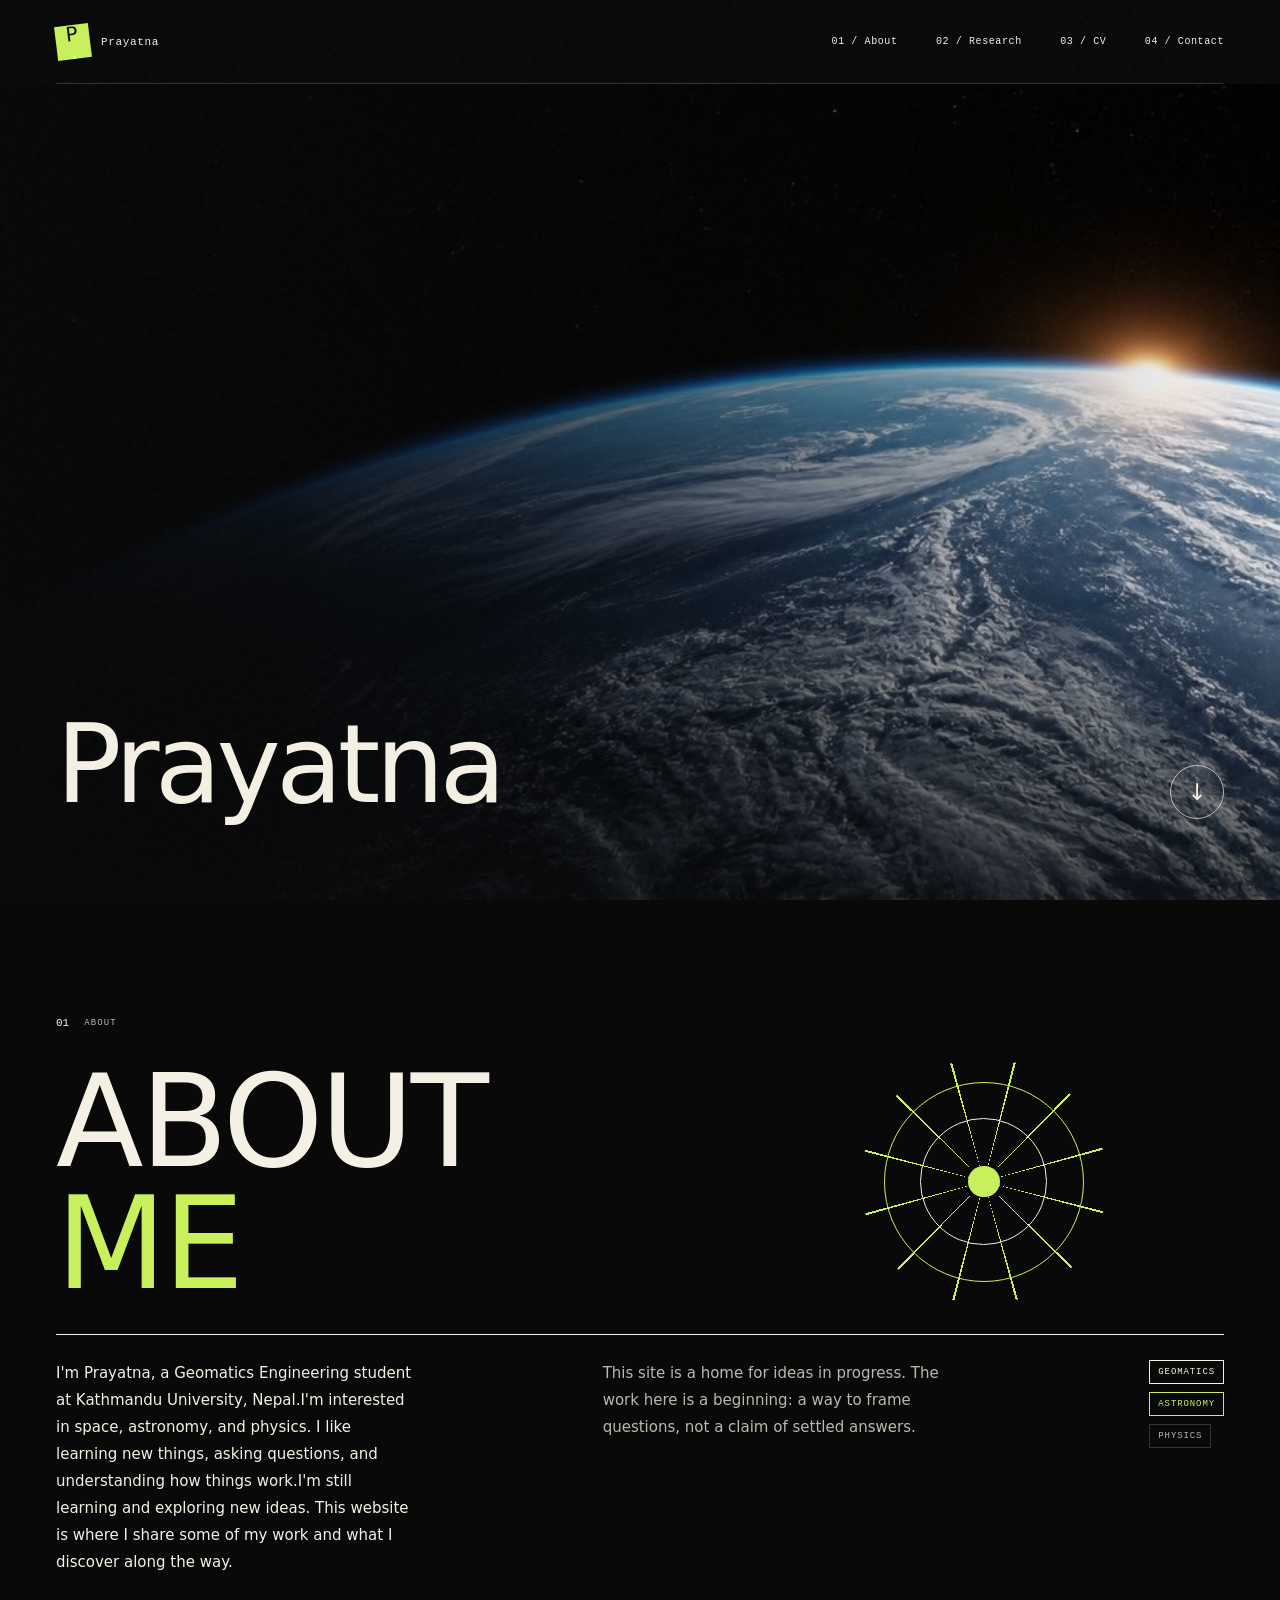
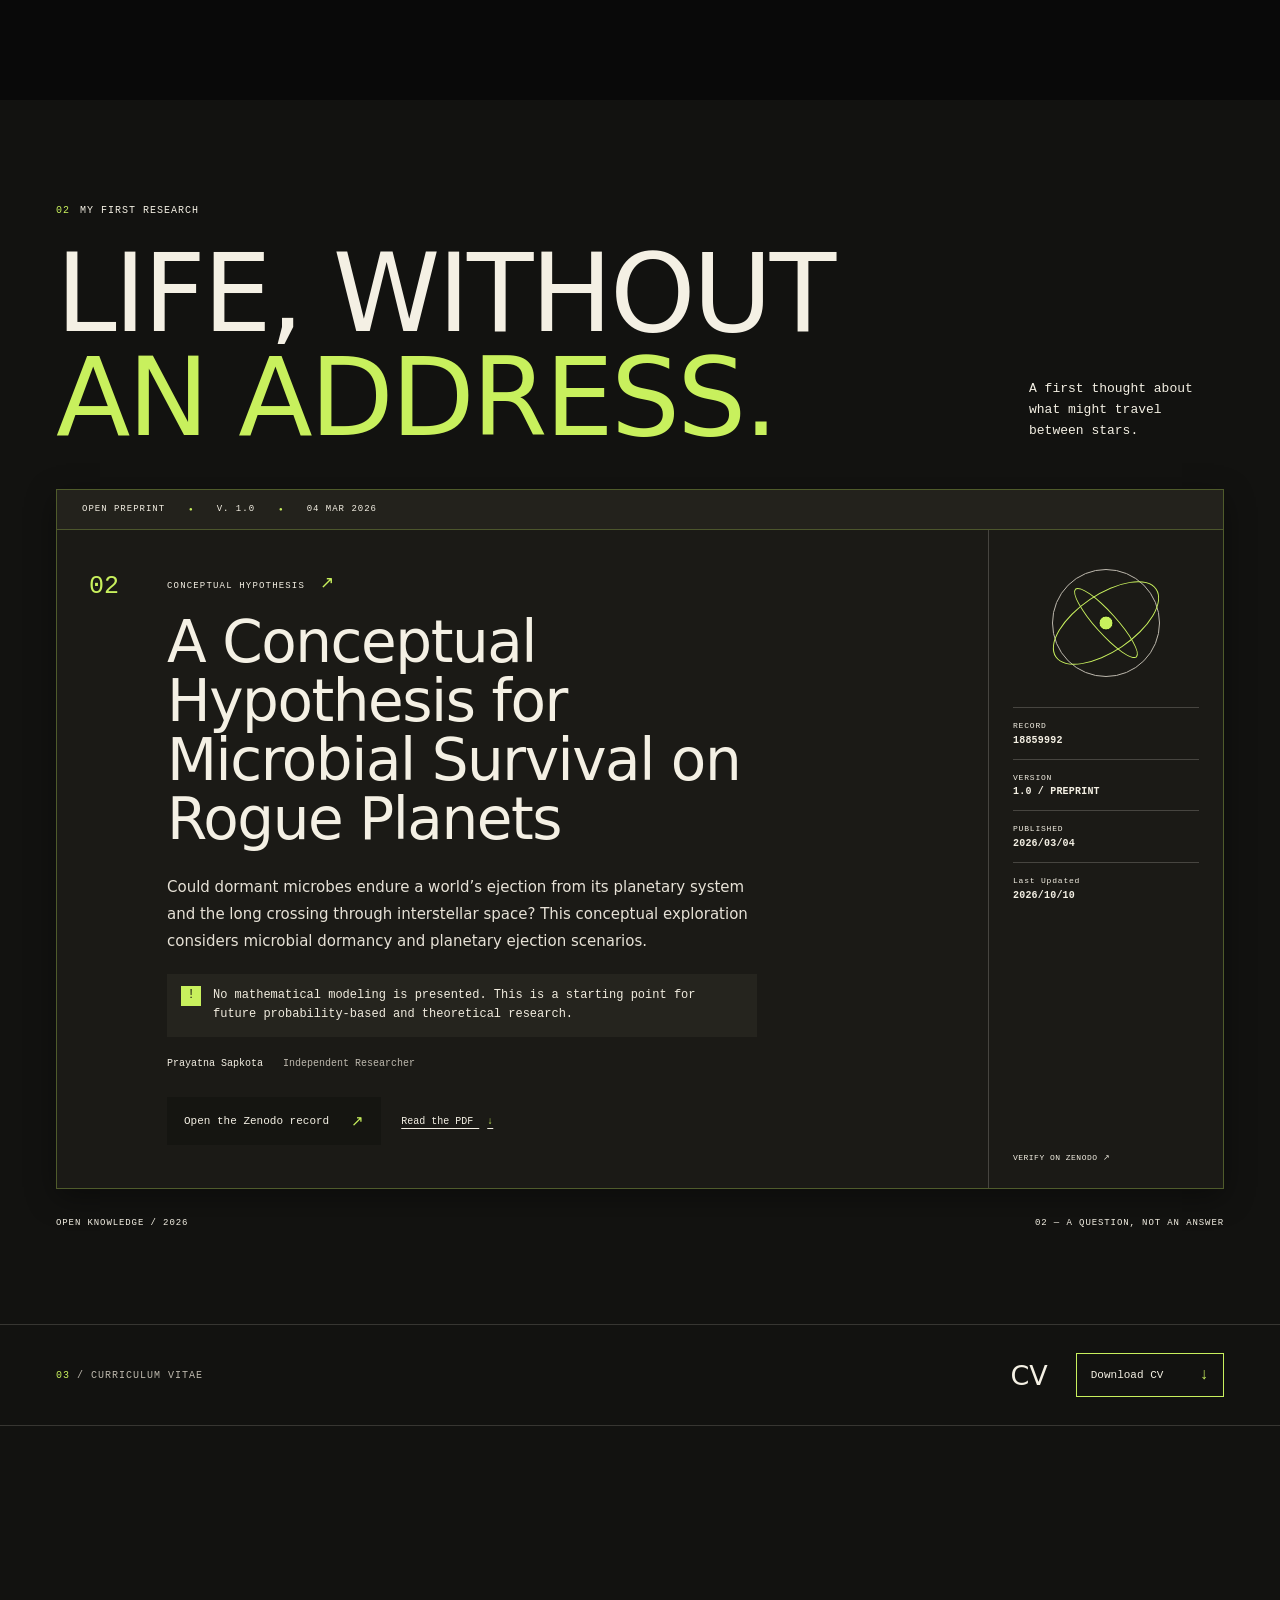
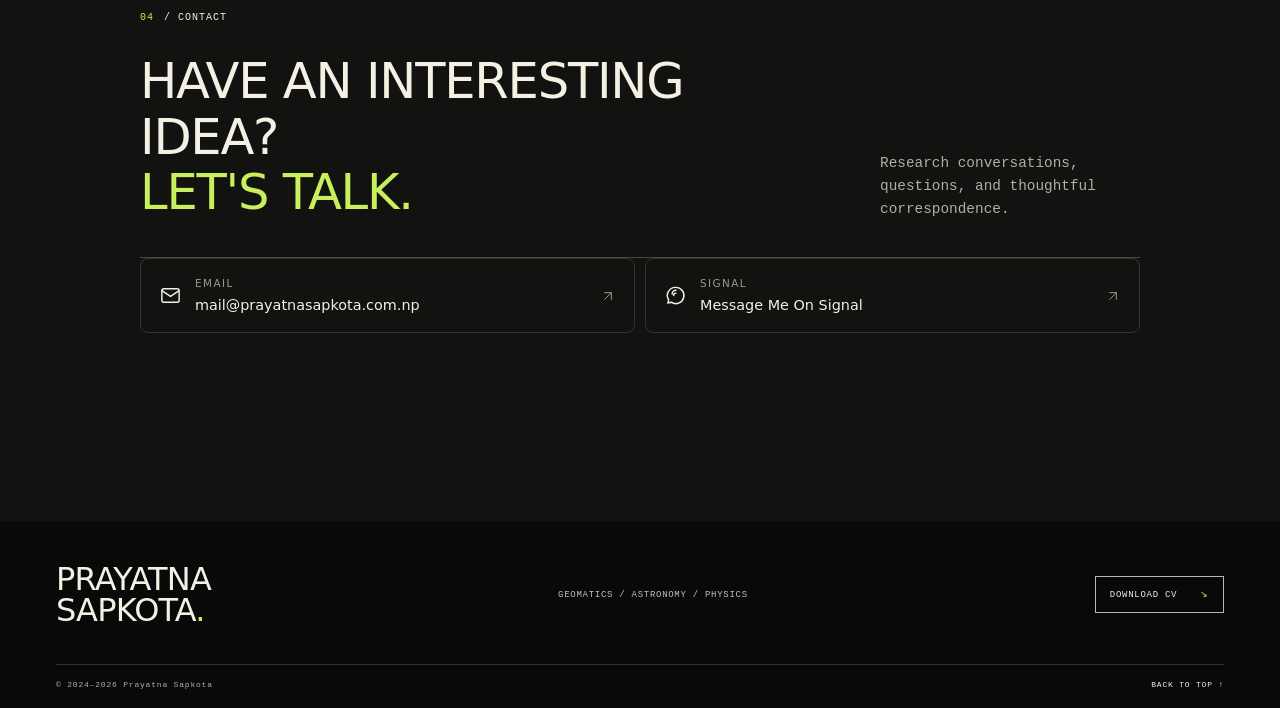
<file: index.html>
<!doctype html>
<html lang="en">
  <head>
    <meta charset="utf-8">
    <meta name="viewport" content="width=device-width, initial-scale=1">
    <meta name="theme-color" content="#090909">
    <title>Prayatna Sapkota — Geomatics, astronomy &amp; ideas</title>
    <meta name="description" content="Prayatna Sapkota is a Geomatics Engineering student at Kathmandu University, Nepal, interested in astronomy and physics. Read his conceptual preprint on microbial survival on rogue planets.">
    <meta name="author" content="Prayatna Sapkota">
    <meta name="robots" content="index, follow">
    <link rel="canonical" href="https://prayatnasapkota.com.np/">
    <meta property="og:type" content="website">
    <meta property="og:url" content="https://prayatnasapkota.com.np/">
    <meta property="og:title" content="Prayatna Sapkota — Geomatics, astronomy &amp; ideas">
    <meta property="og:description" content="A research-first personal site. Explore a conceptual hypothesis on microbial dormancy and rogue planets.">
    <meta property="og:site_name" content="Prayatna Sapkota">
    <meta name="twitter:card" content="summary">
    <meta name="twitter:title" content="Prayatna Sapkota — Geomatics, astronomy &amp; ideas">
    <meta name="twitter:description" content="A research-first personal site. Explore a conceptual hypothesis on microbial dormancy and rogue planets.">
    <link rel="icon" type="image/svg+xml" href="assets/favicon.svg">
    <link rel="stylesheet" href="/style.css">
    <script type="module" src="/script.js"></script>
  </head>

  <body>
    <a class="skip-link" href="#main">Skip to content</a>

    <header class="topbar">
      <a class="brand" href="#top" aria-label="Prayatna, home">
        <span class="brand-mark" aria-hidden="true">P<span>.</span></span>
        <span>Prayatna</span>
      </a>

      <button class="menu-toggle" type="button"
        aria-expanded="false" aria-controls="site-navigation"
        aria-label="Open navigation">
        <span></span><span></span>
      </button>

      <nav class="nav" id="site-navigation" aria-label="Main navigation">
        <a href="#about">01 / About</a>
        <a href="#research">02 / Research</a>
        <a href="#cv">03 / CV</a>
        <a href="#contact">04 / Contact</a>
      </nav>
    </header>

    <main id="main">
      <section class="hero" id="top" aria-labelledby="hero-title">
        <figure class="hero-art" aria-hidden="false">
          <img
            src="assets/earth-horizon.jpg"
            alt="Earth’s blue horizon and sunrise seen from space."
            width="1024"
            height="1024"
            fetchpriority="high"
            style="display:block;width:100%;height:100%;object-fit:cover;object-position:center;"
          >
        </figure>

        <div class="hero-shade" aria-hidden="true"></div>
        <div class="hero-copy">
          <h1 id="hero-title">Prayatna</h1>
        </div>
        <a class="hero-down" href="#about" aria-label="Scroll to About">
          <span aria-hidden="true">↓</span>
        </a>
      </section>

      <section class="about" id="about" aria-labelledby="about-title">
        <div class="about-wrap" data-reveal>
          <div class="about-marker">01 <span>ABOUT</span></div>

          <div class="about-title">
            <h2 id="about-title">About<br><span>Me</span></h2>
            <div class="sun-symbol" aria-hidden="true"><i></i></div>
          </div>

          <div class="about-text">
            <p>I'm Prayatna, a Geomatics Engineering student at Kathmandu University, Nepal.I'm interested in space, astronomy, and physics. I like learning new things, asking questions, and understanding how things work.I'm still learning and exploring new ideas. This website is where I share some of my work and what I discover along the way.</p>
            <p>This site is a home for ideas in progress. The work here is a beginning: a way to frame questions, not a claim of settled answers.</p>

            <div class="interest-tags">
              <span>GEOMATICS</span>
              <span>ASTRONOMY</span>
              <span>PHYSICS</span>
            </div>
          </div>
        </div>
      </section>

      <section class="research" id="research" aria-labelledby="research-title">
        <div class="section-wrap">
          <div class="section-head" data-reveal>
            <p class="eyebrow"><span>02</span> My First research</p>
            <h2 id="research-title">Life, without<br><span>an address.</span></h2>
            <p class="section-aside">A first thought about what might travel between stars.</p>
          </div>

          <article class="paper" data-reveal aria-labelledby="paper-title">
            <div class="paper-ribbon">
              <span>OPEN PREPRINT</span>
              <span>V. 1.0</span>
              <span>04 MAR 2026</span>
            </div>

            <div class="paper-body">
              <div class="paper-number" aria-hidden="true">02</div>

              <div class="paper-copy">
                <p class="paper-type">CONCEPTUAL HYPOTHESIS <span>↗</span></p>
                <h3 id="paper-title">A Conceptual Hypothesis for Microbial Survival on Rogue Planets</h3>
                <p class="paper-summary">Could dormant microbes endure a world’s ejection from its planetary system and the long crossing through interstellar space? This conceptual exploration considers microbial dormancy and planetary ejection scenarios.</p>

                <p class="caveat">
                  <span class="caveat-mark">!</span>
                  No mathematical modeling is presented. This is a starting point for future probability-based and theoretical research.
                </p>

                <div class="paper-author">
                  <span>Prayatna Sapkota</span>
                  <span>Independent Researcher</span>
                </div>

                <div class="paper-actions">
                  <a class="button-dark"
                    href="https://zenodo.org/records/18859992"
                    target="_blank" rel="noopener noreferrer">
                    Open the Zenodo record <span aria-hidden="true">↗</span>
                  </a>

                  <a class="download-link"
                    href="https://zenodo.org/records/18859992/files/A_Conceptual_Hypothesis_for_Microbial_Survival_on_Rogue_Planets.pdf?download=1"
                    target="_blank" rel="noopener noreferrer">
                    Read the PDF <span aria-hidden="true">↓</span>
                  </a>
                </div>
              </div>
            </div>

            <aside class="paper-side" aria-label="Publication record details">
              <div class="orbit-glyph" aria-hidden="true"><span></span></div>
              <p>RECORD<br><strong>18859992</strong></p>
              <p>VERSION<br><strong>1.0 / PREPRINT</strong></p>
              <p>PUBLISHED<br><strong>2026/03/04</strong></p>
              <p>Last Updated<br><strong>2026/10/10</strong></p>
              <a href="https://zenodo.org/records/18859992"
                target="_blank" rel="noopener noreferrer">
                VERIFY ON ZENODO ↗
              </a>
            </aside>
          </article>

          <div class="research-foot" data-reveal>
            <span>OPEN KNOWLEDGE / 2026</span>
            <span>02 — A QUESTION, NOT AN ANSWER</span>
          </div>
        </div>
      </section>

      <section class="cv-strip" id="cv" aria-labelledby="cv-title">
        <div class="cv-inner">
          <div class="cv-label"><span>03</span> / CURRICULUM VITAE</div>
          <h2 id="cv-title">CV</h2>
          <a class="cv-download" href="assets/prayatna-sapkota-cv.pdf" download>
            Download CV <span aria-hidden="true">↓</span>
          </a>
        </div>
      </section>

      <!-- CONTACT: compact layout, smaller text, scalable inline SVG icons -->
      <section class="contact" id="contact" aria-labelledby="contact-title">
        <div class="contact-wrap" data-reveal
          style="max-width:1000px;margin-inline:auto;padding-block:clamp(48px,7vw,88px);">

          <p class="eyebrow">
            <span>04</span> / CONTACT
          </p>

          <div class="contact-heading"
            style="display:flex;flex-wrap:wrap;align-items:end;justify-content:space-between;gap:16px;margin-bottom:clamp(20px,4vw,36px);">

            <h2 id="contact-title"
              style="font-size:clamp(1.7rem,4vw,3.1rem);line-height:1.12;margin:0;max-width:600px;">
              Have an interesting idea?
              <br><em>Let's talk.</em>
            </h2>

            <p style="font-size:clamp(0.78rem,1.5vw,0.9rem);line-height:1.6;max-width:260px;margin:0;opacity:.7;">
              Research conversations, questions, and thoughtful correspondence.
            </p>
          </div>

          <div class="contact-links"
            style="display:grid;grid-template-columns:repeat(auto-fit,minmax(min(100%,280px),1fr));gap:10px;">

            <a href="mailto:mail@prayatnasapkota.com.np"
              aria-label="Send an email to Prayatna"
              style="display:flex;align-items:center;gap:13px;min-width:0;padding:16px 18px;border:1px solid rgba(255,255,255,.14);border-radius:8px;text-decoration:none;">

              <svg xmlns="http://www.w3.org/2000/svg"
                width="23" height="23" viewBox="0 0 24 24"
                fill="none" stroke="currentColor" stroke-width="1.5"
                stroke-linecap="round" stroke-linejoin="round"
                aria-hidden="true" style="width:23px;height:23px;flex-shrink:0;">
                <rect x="3" y="5" width="18" height="14" rx="2"/>
                <path d="m3 7 9 6 9-6"/>
              </svg>

              <span style="display:flex;flex:1;flex-direction:column;gap:4px;min-width:0;">
                <span style="font-size:.65rem;letter-spacing:.14em;opacity:.6;">
                  EMAIL
                </span>
                <span style="font-size:clamp(.75rem,1.8vw,.9rem);overflow-wrap:anywhere;line-height:1.5;">
                  mail@prayatnasapkota.com.np
                </span>
              </span>

              <svg xmlns="http://www.w3.org/2000/svg"
                width="16" height="16" viewBox="0 0 24 24"
                fill="none" stroke="currentColor" stroke-width="1.5"
                stroke-linecap="round" stroke-linejoin="round"
                aria-hidden="true" style="width:16px;height:16px;flex-shrink:0;opacity:.6;">
                <path d="M7 17 17 7M7 7h10v10"/>
              </svg>
            </a>

            <a href="https://signal.me/#eu/DQWrcF0nHfsvhdsGXE6NeDuujot4HZirRwiapg7iBilF1pa9IhpLjKKEA15nIHA4"
              target="_blank" rel="noopener noreferrer"
              aria-label="Message Prayatna on Signal"
              style="display:flex;align-items:center;gap:13px;min-width:0;padding:16px 18px;border:1px solid rgba(255,255,255,.14);border-radius:8px;text-decoration:none;">

              <!-- Signal-inspired messaging icon; scales without an image file -->
              <svg xmlns="http://www.w3.org/2000/svg"
                width="23" height="23" viewBox="0 0 24 24"
                fill="none" stroke="currentColor" stroke-width="1.5"
                stroke-linecap="round" stroke-linejoin="round"
                aria-hidden="true" style="width:23px;height:23px;flex-shrink:0;">
                <path d="M12 3.5a8.5 8.5 0 0 0-7.1 13.2L4 20l3.5-1a8.5 8.5 0 1 0 4.5-15.5Z"/>
                <path d="M8.5 10.5a4 4 0 0 1 4-4"/>
                <path d="M10 12a2.5 2.5 0 0 1 2.5-2.5"/>
              </svg>

              <span style="display:flex;flex:1;flex-direction:column;gap:4px;min-width:0;">
                <span style="font-size:.65rem;letter-spacing:.14em;opacity:.6;">
                  SIGNAL
                </span>
                <span style="font-size:clamp(.8rem,1.8vw,.9rem);line-height:1.5;">
                  Message Me On Signal
                </span>
              </span>

              <svg xmlns="http://www.w3.org/2000/svg"
                width="16" height="16" viewBox="0 0 24 24"
                fill="none" stroke="currentColor" stroke-width="1.5"
                stroke-linecap="round" stroke-linejoin="round"
                aria-hidden="true" style="width:16px;height:16px;flex-shrink:0;opacity:.6;">
                <path d="M7 17 17 7M7 7h10v10"/>
              </svg>
            </a>
          </div>
        </div>
      </section>
    </main>

    <footer class="footer">
      <div class="footer-main">
        <a class="footer-name" href="#top">PRAYATNA<br>SAPKOTA<span>.</span></a>
        <div class="footer-note">GEOMATICS / ASTRONOMY / PHYSICS</div>
        <a class="footer-cv" href="assets/prayatna-sapkota-cv.pdf" download>
          DOWNLOAD CV <span aria-hidden="true">↘</span>
        </a>
      </div>

      <div class="footer-base">
        <span>© 2024–2026 Prayatna Sapkota</span>
        <a href="#top">BACK TO TOP ↑</a>
      </div>
    </footer>
  </body>
</html>
</file>
<file: style.css>
:root {
  color-scheme: dark;
  --paper: #090909;
  --paper-dark: #121210;
  --ink: #f4f0e4;
  --muted: #bdb8ad;
  --accent: #c8f05d;
  --acid: var(--accent);
  --line: rgba(244, 240, 228, .18);
  --display: system-ui, -apple-system, BlinkMacSystemFont, "Segoe UI", sans-serif;
  --body: system-ui, -apple-system, BlinkMacSystemFont, "Segoe UI", sans-serif;
  --mono: "Courier New", monospace;
  --page: min(1320px, calc(100% - 112px));
}

* { box-sizing: border-box; }
html { scroll-behavior: smooth; scroll-padding-top: 90px; }
body {
  margin: 0;
  min-width: 320px;
  background: var(--paper);
  color: var(--ink);
  font-family: var(--body);
  font-size: 16px;
  line-height: 1.55;
  -webkit-font-smoothing: antialiased;
}
body::before {
  position: fixed;
  z-index: 10;
  inset: 0;
  content: "";
  pointer-events: none;
  opacity: .11;
  background-image: url("data:image/svg+xml,%3Csvg viewBox='0 0 180 180' xmlns='http://www.w3.org/2000/svg'%3E%3Cfilter id='n'%3E%3CfeTurbulence type='fractalNoise' baseFrequency='.9' numOctaves='3' stitchTiles='stitch'/%3E%3C/filter%3E%3Crect width='100%25' height='100%25' filter='url(%23n)' opacity='.22'/%3E%3C/svg%3E");
}
a { color: inherit; }
a:focus-visible, button:focus-visible { outline: 3px solid var(--accent); outline-offset: 5px; }
::selection { color: #11110e; background: var(--acid); }
.skip-link {
  position: fixed; z-index: 30; top: 12px; left: 12px;
  padding: 10px 16px; transform: translateY(-160%);
  background: var(--acid); color: #11110e; font-weight: 500;
}
.skip-link:focus { transform: translateY(0); }
.topbar {
  position: relative; z-index: 20; width: var(--page); height: 84px; margin: auto;
  display: flex; align-items: center; justify-content: space-between;
  border-bottom: 1px solid var(--line);
}
.brand { display: inline-flex; align-items: center; gap: 11px; text-decoration: none; font: 500 11px var(--mono); letter-spacing: .06em; }
.brand-mark {
  display: grid; place-items: center; width: 34px; height: 34px;
  background: var(--accent); color: #11110e; font: 400 20px/.9 var(--display); transform: rotate(-7deg);
}
.brand-mark span { color: var(--ink); }
.nav { display: flex; align-items: center; gap: clamp(18px, 3vw, 42px); }
.nav a { font: 500 10px var(--mono); text-decoration: none; letter-spacing: .06em; }
.nav a:hover { color: var(--accent); }
.menu-toggle { display: none; }

.hero {
  position: relative; isolation: isolate; width: 100%; height: min(900px, calc(100svh - 84px));
  min-height: 540px; overflow: hidden; background: #090909;
}
.hero-art { position: absolute; z-index: -2; inset: 0; margin: 0; }
.hero-art img { display: block; width: 100%; height: 100%; object-fit: cover; object-position: center 53%; filter: saturate(.82); }
.hero-shade {
  position: absolute; z-index: -1; inset: 0;
  background: linear-gradient(90deg, rgba(9,9,9,.84) 0%, rgba(9,9,9,.32) 62%, transparent 100%), linear-gradient(0deg, rgba(9,9,9,.56), transparent 38%);
}
.hero-copy { position: absolute; z-index: 2; left: max(56px, calc((100vw - 1320px) / 2)); bottom: clamp(54px, 9vh, 110px); }
.eyebrow {
  display: flex; align-items: center; gap: 10px; font: 500 10px var(--mono);
  letter-spacing: .1em; text-transform: uppercase;
}
h1 { margin: 0; color: var(--ink); font: 300 clamp(72px, 8.5vw, 132px)/.98 var(--display); letter-spacing: -.045em; }
.hero-down {
  position: absolute; right: max(56px, calc((100vw - 1320px) / 2)); bottom: clamp(54px, 9vh, 110px);
  display: grid; width: 54px; height: 54px; place-items: center; border: 1px solid rgba(244,240,228,.7);
  border-radius: 50%; color: var(--ink); text-decoration: none; font: 300 23px/1 var(--body);
  transition: background .2s, color .2s, transform .2s;
}
.hero-down:hover { background: var(--accent); color: #11110e; transform: translateY(3px); }

.research { position: relative; padding: 105px 0 96px; background: var(--paper-dark); color: var(--ink); }
.section-wrap { width: var(--page); margin: auto; }
.section-head { position: relative; display: grid; grid-template-columns: 1fr auto; align-items: end; gap: 10px 30px; margin-bottom: 40px; }
.section-head .eyebrow { grid-column: 1/-1; margin: 0 0 16px; }
.eyebrow span { color: var(--accent); }
.section-head h2 {
  margin: 0; font: 300 clamp(55px, 8.5vw, 112px)/.95 var(--display);
  text-transform: uppercase; letter-spacing: -.025em;
}
.section-head h2 span { color: var(--accent); }
.section-aside { max-width: 195px; margin: 0 0 7px; font: 400 13px/1.6 var(--mono); }
.paper {
  display: grid; grid-template-columns: minmax(0, 1fr) 235px; position: relative;
  background: #1b1a16; color: var(--ink); border: 1px solid rgba(200,240,93,.3); box-shadow: 0 8px 28px rgba(0,0,0,.38);
}
.paper-ribbon {
  grid-column: 1/-1; display: flex; align-items: center; gap: 24px; min-height: 40px;
  padding: 0 25px; border-bottom: 1px solid rgba(200,240,93,.25); background: #23221c; color: var(--ink);
  font: 500 9px var(--mono); letter-spacing: .11em;
}
.paper-ribbon span + span::before { content: "●"; margin-right: 23px; font-size: 6px; color: var(--acid); }
.paper-body { display: grid; grid-template-columns: 78px 1fr; padding: 42px 40px 43px 32px; }
.paper-number { color: var(--accent); font: 400 25px var(--mono); }
.paper-copy { max-width: 690px; }
.paper-type { margin: 0 0 20px; font: 500 9px var(--mono); letter-spacing: .13em; }
.paper-type span { color: var(--acid); font-size: 17px; margin-left: 8px; }
.paper h3 { margin: 0; max-width: 650px; color: var(--ink); font: 350 clamp(34px, 4.6vw, 58px)/1.02 var(--display); letter-spacing: -.025em; }
.paper-summary { max-width: 600px; margin: 24px 0 0; color: #e6e1d6; font-size: 15px; line-height: 1.8; }
.caveat { max-width: 590px; display: flex; gap: 12px; margin: 19px 0 0; padding: 12px 14px; background: #25241e; color: #f1ecdf; font: 12px/1.65 var(--mono); }
.caveat-mark { flex: 0 0 20px; width: 20px; height: 20px; display: grid; place-items: center; background: var(--acid); color: #11110e; font-weight: 500; }
.paper-author { display: flex; flex-wrap: wrap; gap: 7px 20px; margin-top: 21px; color: var(--ink); font: 500 10px var(--mono); }
.paper-author span + span { color: var(--muted); }
.paper-actions { display: flex; flex-wrap: wrap; align-items: center; gap: 20px; margin-top: 28px; }
.button-dark {
  display: inline-flex; align-items: center; gap: 22px; min-height: 48px; padding: 0 17px;
  background: #151511; color: var(--ink); text-decoration: none; font: 500 11px var(--mono);
  transition: background .2s, color .2s, transform .2s;
}
.button-dark span { color: var(--accent); font-size: 15px; }
.button-dark:hover { background: #26251f; color: var(--ink); transform: translateY(-2px); }
.download-link { font: 500 10px var(--mono); text-decoration: underline; text-underline-offset: 4px; }
.download-link span { color: var(--accent); margin-left: 8px; }
.paper-side { padding: 37px 24px 26px; border-left: 1px solid rgba(244,240,228,.2); color: var(--ink); display: flex; flex-direction: column; align-items: flex-start; }
.orbit-glyph { position: relative; align-self: center; width: 108px; height: 108px; margin: 2px 0 30px; border: 1px solid var(--muted); border-radius: 50%; }
.orbit-glyph::before, .orbit-glyph::after { content: ""; position: absolute; inset: 24px -8px; border: 1px solid var(--accent); border-radius: 50%; transform: rotate(-34deg); }
.orbit-glyph::after { inset: 42px 7px; transform: rotate(48deg); }
.orbit-glyph span { position: absolute; left: 50%; top: 50%; width: 15px; height: 15px; border-radius: 50%; transform: translate(-50%,-50%); background: var(--acid); border: 1px solid #090909; }
.paper-side p { width: 100%; margin: 0; padding: 12px 0 10px; border-top: 1px solid rgba(244,240,228,.2); font: 400 8px/1.6 var(--mono); letter-spacing: .1em; }
.paper-side p strong { font-size: 10px; letter-spacing: .02em; }
.paper-side > a { margin-top: auto; padding-top: 21px; font: 500 8px var(--mono); letter-spacing: .06em; text-decoration: none; }
.paper-side > a:hover { color: var(--accent); }
.research-foot { display: flex; justify-content: space-between; margin: 29px 0 0; font: 400 9px var(--mono); letter-spacing: .1em; }

.cv-strip { padding: 28px 0; background: #121210; border-block: 1px solid rgba(244,240,228,.16); }
.cv-inner { width: var(--page); margin: auto; display: grid; grid-template-columns: 1fr auto auto; align-items: center; gap: 28px; }
.cv-label { color: var(--muted); font: 400 10px var(--mono); letter-spacing: .1em; }
.cv-label span { color: var(--acid); }
.cv-inner h2 { margin: 0; font: 300 27px/1 var(--display); }
.cv-download {
  display: inline-flex; align-items: center; justify-content: space-between; gap: 36px;
  min-height: 44px; padding: 0 14px; border: 1px solid var(--accent); color: var(--ink);
  font: 400 11px var(--mono); text-decoration: none; transition: background .2s, color .2s;
}
.cv-download span { color: var(--accent); font-size: 16px; }
.cv-download:hover { background: rgba(200,240,93,.12); }

.about { padding: 117px 0 124px; overflow: hidden; background: var(--paper); }
.about-wrap { width: var(--page); margin: auto; }
.about-marker { display: flex; align-items: center; gap: 15px; font: 500 11px var(--mono); }
.about-marker:first-letter { color: var(--accent); }
.about-marker span { color: var(--muted); font-size: 9px; letter-spacing: .12em; }
.about-title { position: relative; display: flex; align-items: center; justify-content: space-between; }
.about-title h2 { margin: 32px 0 30px; font: 300 clamp(66px, 10vw, 130px)/.95 var(--display); letter-spacing: -.025em; text-transform: uppercase; }
.about-title h2 span { color: var(--acid); }
.sun-symbol { position: relative; width: clamp(90px, 17vw, 200px); height: clamp(90px, 17vw, 200px); margin-right: 12%; border: 1px solid var(--accent); border-radius: 50%; }
.sun-symbol::before, .sun-symbol::after { content: ""; position: absolute; inset: 18%; border: 1px solid var(--ink); border-radius: 50%; }
.sun-symbol::after { inset: 42%; background: var(--acid); border: 0; }
.sun-symbol i { position: absolute; inset: -12%; background: repeating-conic-gradient(from 0deg, transparent 0 14deg, var(--accent) 14deg 15deg, transparent 15deg 30deg); border-radius: 50%; z-index: -1; }
.about-text { display: grid; grid-template-columns: 1fr 1fr auto; gap: 36px; align-items: start; padding-top: 25px; border-top: 1px solid var(--ink); }
.about-text p { max-width: 360px; margin: 0; font-size: 15px; line-height: 1.8; }
.about-text p + p { color: var(--muted); }
.interest-tags { display: flex; flex-direction: column; gap: 8px; align-items: flex-start; font: 400 9px var(--mono); letter-spacing: .1em; }
.interest-tags span { padding: 6px 8px; border: 1px solid var(--ink); }
.interest-tags span:nth-child(2) { border-color: var(--accent); color: var(--accent); }
.interest-tags span:nth-child(3) { border-color: var(--line); color: var(--muted); }

.contact { padding: 88px 0 100px; background: var(--paper-dark); color: var(--ink); }
.contact-wrap { width: var(--page); margin: auto; }
.contact .eyebrow { color: var(--ink); }
.contact .eyebrow span { color: var(--accent); }
.contact-heading { display: flex; justify-content: space-between; align-items: end; gap: 30px; margin: 31px 0 44px; }
.contact-heading h2 { margin: 0; font: 300 clamp(67px, 10vw, 126px)/.95 var(--display); letter-spacing: -.025em; text-transform: uppercase; }
.contact-heading h2 em { color: var(--accent); font-style: normal; }
.contact-heading p { max-width: 210px; margin: 0 4% 7px 0; font: 12px/1.7 var(--mono); }
.contact-links { border-top: 1px solid rgba(244,240,228,.24); }
.contact-links a {
  min-height: 72px; display: grid; grid-template-columns: 130px 1fr 30px; align-items: center;
  gap: 20px; border-bottom: 1px solid rgba(244,240,228,.24); text-decoration: none;
}
.contact-label { color: var(--accent); font: 500 9px var(--mono); letter-spacing: .12em; }
.contact-value { font: 400 clamp(16px, 2.8vw, 26px) var(--body); overflow-wrap: anywhere; }
.contact-arrow { justify-self: end; font: 20px var(--mono); transition: transform .2s; }
.contact-links a:hover .contact-arrow { transform: translate(3px,-3px); color: var(--accent); }

.footer { padding: 43px max(56px, calc((100% - 1320px) / 2)) 19px; background: #090909; color: var(--ink); }
.footer-main { display: flex; align-items: center; justify-content: space-between; gap: 25px; padding-bottom: 39px; }
.footer-name { font: 350 32px/.95 var(--display); letter-spacing: -.025em; text-decoration: none; }
.footer-name span { color: var(--acid); }
.footer-note { color: #c6c0b4; font: 400 9px/1.8 var(--mono); letter-spacing: .08em; }
.footer-cv { padding: 12px 14px; border: 1px solid var(--muted); text-decoration: none; font: 500 9px var(--mono); letter-spacing: .08em; }
.footer-cv span { color: var(--accent); margin-left: 17px; }
.footer-cv:hover { background: var(--acid); color: #11110e; border-color: var(--acid); }
.footer-base { display: flex; justify-content: space-between; gap: 15px; padding-top: 15px; border-top: 1px solid rgba(244,240,228,.18); color: #b8b0a3; font: 8px var(--mono); letter-spacing: .1em; }
.footer-base a { color: var(--ink); text-decoration: none; }

[data-reveal] { opacity: 0; transform: translateY(18px); transition: opacity .65s ease, transform .65s cubic-bezier(.2,.7,.2,1); }
[data-reveal].is-visible { opacity: 1; transform: translateY(0); }

@media (max-width: 850px) {
  :root { --page: calc(100% - 64px); }
  .hero { height: min(780px, calc(100svh - 74px)); min-height: 500px; }
  .hero-copy { left: 32px; bottom: 72px; padding: 0; }
  h1 { font-size: clamp(64px, 10vw, 104px); }
  .hero-art { width: auto; margin: 0; }
  .hero-down { right: 32px; bottom: 72px; }
  .paper { grid-template-columns: minmax(0,1fr) 195px; }
  .paper-body { grid-template-columns: 50px 1fr; padding: 34px 26px 34px 23px; }
  .paper-side { padding: 30px 18px 22px; }
  .about-text { grid-template-columns: 1fr 1fr; }
  .interest-tags { grid-column: 1/-1; flex-direction: row; flex-wrap: wrap; }
  .footer { padding-inline: 32px; }
}
@media (max-width: 600px) {
  :root { --page: calc(100% - 40px); }
  html { scroll-padding-top: 72px; }
  .topbar { height: 68px; }
  .brand { gap: 8px; font-size: 9px; }
  .brand-mark { width: 30px; height: 30px; font-size: 17px; }
  .menu-toggle {
    width: 42px; height: 42px; display: flex; flex-direction: column; justify-content: center; gap: 6px;
    border: 1px solid var(--ink); background: var(--paper); cursor: pointer;
  }
  .menu-toggle span { width: 17px; height: 2px; margin: 0 auto; background: var(--ink); transition: transform .2s; }
  .menu-toggle[aria-expanded="true"] span:first-child { transform: translateY(4px) rotate(45deg); }
  .menu-toggle[aria-expanded="true"] span:last-child { transform: translateY(-4px) rotate(-45deg); }
  .nav {
    position: absolute; top: 60px; right: 0; left: 0; display: none; flex-direction: column; align-items: stretch;
    gap: 0; padding: 10px 14px 14px; border: 1px solid var(--ink); background: var(--paper); box-shadow: 5px 5px 0 var(--ink);
  }
  .nav.is-open { display: flex; }
  .nav a { padding: 13px 3px; border-bottom: 1px solid var(--line); }
  .cv-strip { padding: 23px 0; }
  .cv-inner { gap: 16px; }
  .cv-download { gap: 20px; }
  .hero { height: min(740px, calc(100svh - 68px)); min-height: 500px; padding: 0; gap: 0; }
  .hero-copy { left: 20px; bottom: 63px; padding: 0; }
  h1 { margin: 0; font-size: clamp(54px, 14vw, 84px); }
  .hero-art { width: auto; margin: 0; }
  .hero-art img { object-position: 54% center; }
  .hero-down { right: 20px; bottom: 63px; width: 46px; height: 46px; }
  .research { padding: 72px 0 67px; }
  .section-head { grid-template-columns: 1fr; margin-bottom: 28px; }
  .section-head .eyebrow { margin-bottom: 9px; }
  .section-head h2 { font-size: clamp(53px, 13.5vw, 78px); }
  .section-aside { max-width: 245px; margin: 9px 0 0; font-size: 11px; }
  .paper { display: flex; flex-direction: column; box-shadow: 0 8px 28px rgba(0,0,0,.38); }
  .paper-ribbon { min-height: 37px; gap: 9px; padding: 0 10px; font-size: 7px; letter-spacing: .07em; }
  .paper-ribbon span + span::before { margin-right: 8px; font-size: 5px; }
  .paper-body { grid-template-columns: 28px 1fr; padding: 28px 19px 28px 15px; }
  .paper-number { font-size: 17px; }
  .paper-type { margin-bottom: 14px; font-size: 7px; }
  .paper h3 { font-size: clamp(31px, 9vw, 43px); }
  .paper-summary { margin-top: 18px; font-size: 13px; }
  .caveat { font-size: 10px; }
  .paper-author { font-size: 9px; }
  .paper-actions { align-items: flex-start; gap: 14px; }
  .button-dark { min-height: 44px; gap: 11px; padding-inline: 11px; font-size: 9px; }
  .download-link { font-size: 9px; }
  .paper-side { display: grid; grid-template-columns: 1fr 1fr; gap: 0 12px; padding: 15px 17px; border-left: 0; border-top: 1px solid var(--ink); }
  .orbit-glyph { grid-column: 1/-1; width: 70px; height: 70px; margin: 4px auto 13px; }
  .orbit-glyph::before { inset: 17px -6px; }
  .orbit-glyph::after { inset: 29px 4px; }
  .orbit-glyph span { width: 11px; height: 11px; }
  .paper-side p { padding: 9px 0 7px; font-size: 7px; }
  .paper-side p strong { font-size: 9px; }
  .paper-side > a { grid-column: 1/-1; padding-top: 16px; }
  .research-foot { gap: 15px; margin-top: 22px; font-size: 7px; }
  .about { padding: 75px 0 80px; }
  .about-title h2 { margin: 27px 0 26px; font-size: clamp(63px, 15vw, 92px); }
  .sun-symbol { width: 74px; height: 74px; margin-right: 6%; }
  .about-text { grid-template-columns: 1fr; gap: 20px; padding-top: 20px; }
  .about-text p { font-size: 14px; }
  .interest-tags { grid-column: auto; }
  .cv-inner { grid-template-columns: 1fr auto; gap: 15px 18px; }
  .cv-label { grid-column: 1/-1; }
  .cv-inner h2 { font-size: 23px; }
  .cv-download { min-height: 42px; gap: 16px; }
  .contact { padding: 66px 0 70px; }
  .contact-heading { align-items: flex-start; flex-direction: column; gap: 20px; margin: 29px 0 31px; }
  .contact-heading h2 { font-size: clamp(65px, 16vw, 98px); }
  .contact-heading p { max-width: 230px; font-size: 11px; }
  .contact-links a { grid-template-columns: 58px 1fr 20px; gap: 10px; min-height: 65px; }
  .contact-label { font-size: 8px; }
  .contact-value { font-size: clamp(13px, 4vw, 18px); }
  .contact-arrow { font-size: 16px; }
  .footer { padding: 32px 20px 16px; }
  .footer-main { align-items: flex-start; flex-wrap: wrap; padding-bottom: 25px; }
  .footer-name { font-size: 27px; }
  .footer-note { font-size: 8px; }
  .footer-cv { width: 100%; text-align: center; }
  .footer-base { flex-wrap: wrap; font-size: 7px; }
}
@media (prefers-reduced-motion: reduce) {
  *, *::before, *::after { scroll-behavior: auto !important; transition-duration: .01ms !important; animation-duration: .01ms !important; animation-iteration-count: 1 !important; }
  [data-reveal] { opacity: 1; transform: none; }
}
</file>
